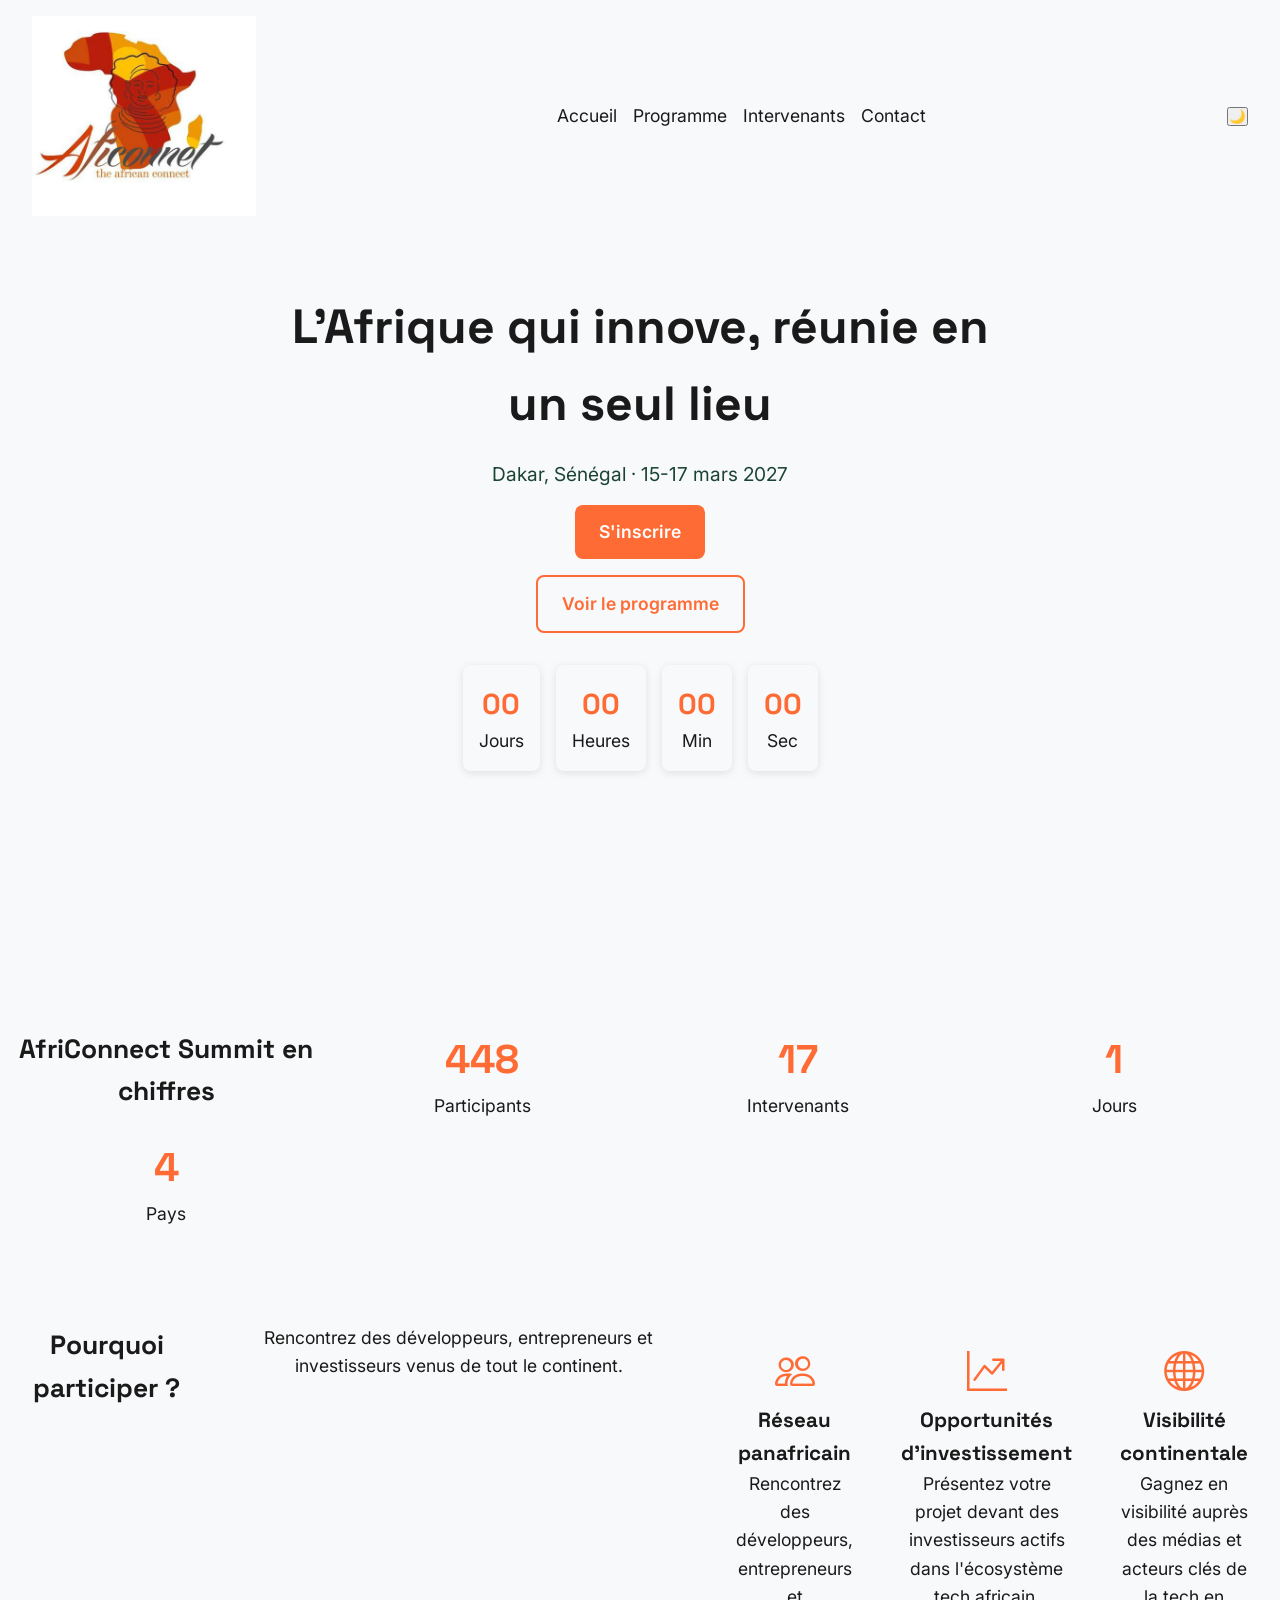
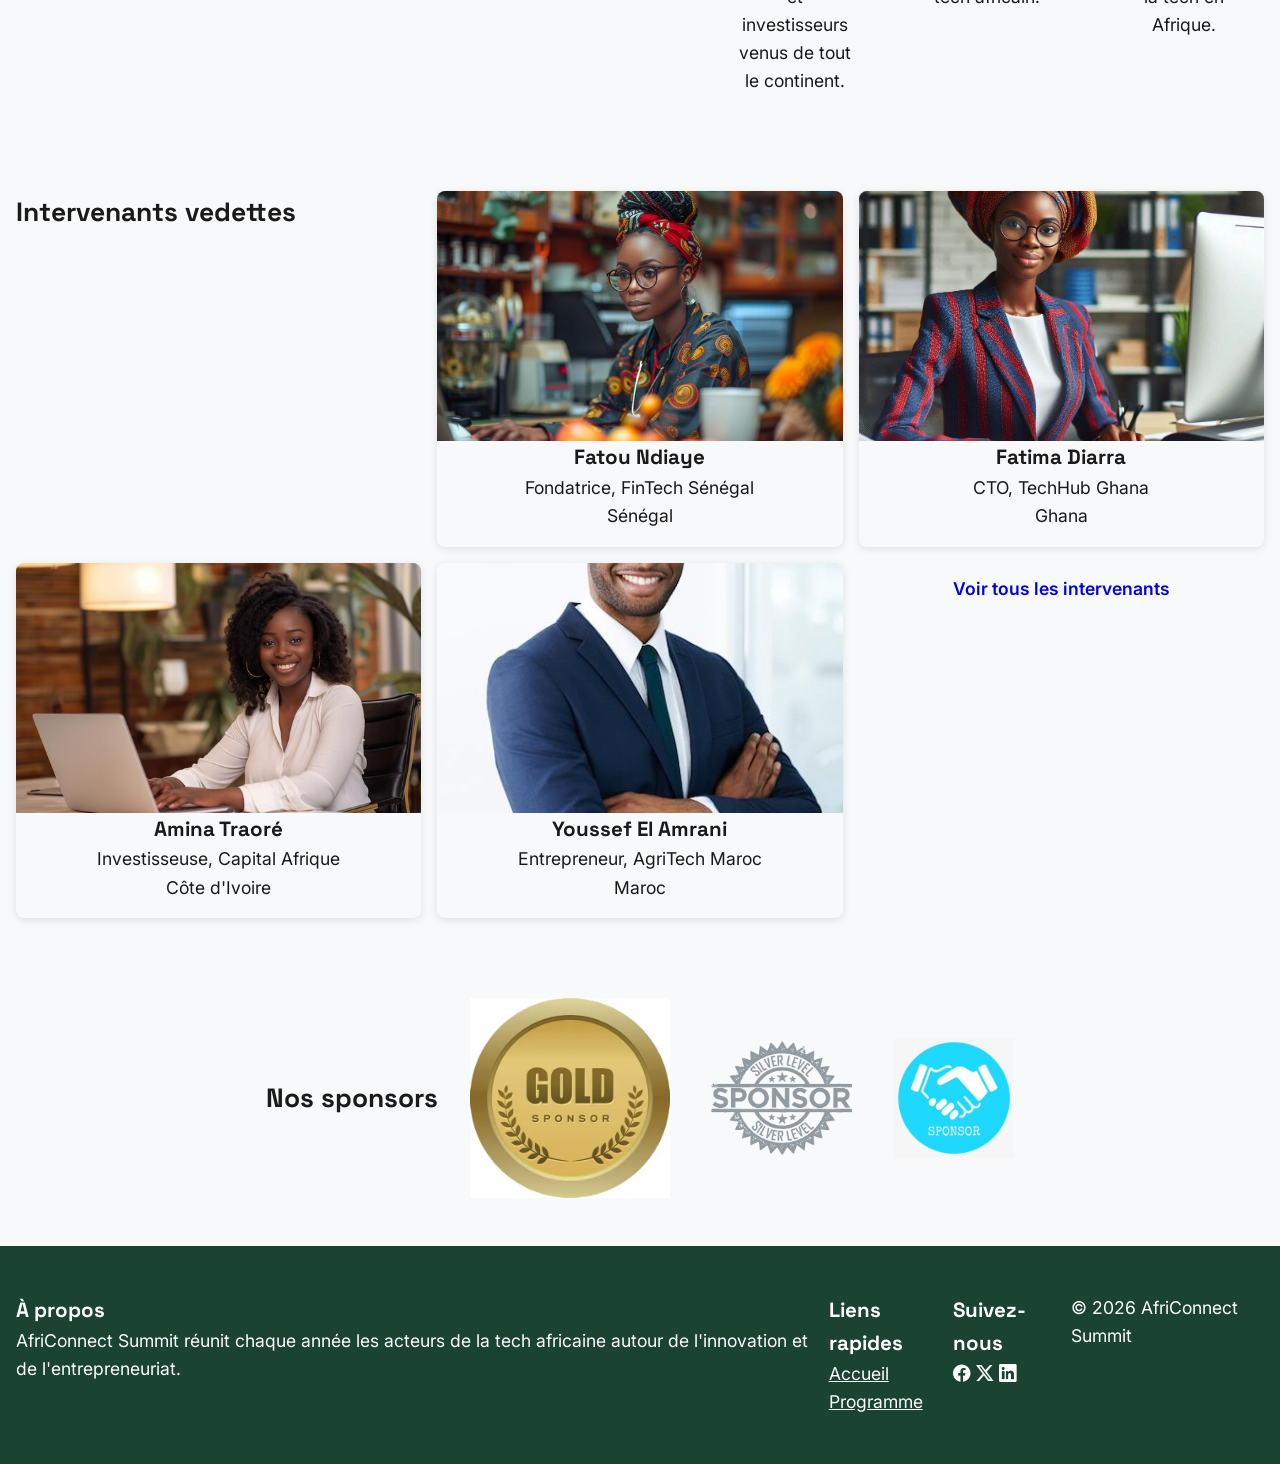
<file: index.html>
<!DOCTYPE html>
<html lang="fr">
<head>
    <meta charset="UTF-8">
    <meta name="viewport" content="width=device-width, initial-scale=1.0">
    <title>AfriConnect Summit 2026 - Accueil</title>
     <link rel="preconnect" href="https://fonts.googleapis.com">
     <link rel="preconnect" href="https://fonts.gstatic.com" crossorigin>
     <link href="https://fonts.googleapis.com/css2?family=Inter:wght@400;600&family=Space+Grotesk:wght@500;700&display=swap" rel="stylesheet">
     <link rel="stylesheet" href="css/style.css">
     <link rel="stylesheet" href="https://cdn.jsdelivr.net/npm/bootstrap-icons@1.11.3/font/bootstrap-icons.css"> 
</head>
<body data-theme="light">
    <header>
        <nav>
           <a href="index.html" class="logo">
           <img src="images/logo.jfif" alt="Logo AfriConnect Summit">
           </a>
         <ul>
              <li><a href="index.html">Accueil</a></li>
              <li><a href="programme.html">Programme</a></li>
              <li><a href="intervenants.html">Intervenants</a></li>
              <li><a href="contact.html">Contact</a></li>
          </ul>   
              <button id="theme-toggle" aria-label="Changer de thème">🌙</button>
              <button id="hamburger-btn" aria-label="Ouvrir le menu">☰</button>
               <!-- logo + liens + toggle dark mode + hamburger -->
     </nav>
    </header>
    <main>
        <section id="hero">
             <!-- h1, sous-titre, CTA, countdown -->
        <h1>L'Afrique qui innove, réunie en un seul lieu</h1>
        <p class="hero-subtitle">Dakar, Sénégal · 15-17 mars 2027</p>
        <a href="contact.html" class="btn btn-primary">S'inscrire</a>
        <a href="programme.html" class="btn btn-secondary">Voir le programme</a>

    <div id="countdown">
        <div class="countdown-item">
            <span id="days">00</span>
            <p>Jours</p>
        </div>
        <div class="countdown-item">
            <span id="hours">00</span>
            <p>Heures</p>
        </div>
        <div class="countdown-item">
            <span id="minutes">00</span>
            <p>Min</p>
        </div>
        <div class="countdown-item">
            <span id="seconds">00</span>
            <p>Sec</p>
        </div>
    </div>
        
        </section>
        <section id="chiffres-cles">
           <h2>AfriConnect Summit en chiffres</h2>
    <div class="stat">
        <span class="stat-number" data-target="1200">0</span>
        <p>Participants</p>
    </div>
    <div class="stat">
        <span class="stat-number" data-target="48">0</span>
        <p>Intervenants</p>
    </div>
    <div class="stat">
        <span class="stat-number" data-target="3">0</span>
        <p>Jours</p>
    </div>
    <div class="stat">
        <span class="stat-number" data-target="12">0</span>
        <p>Pays</p>
    </div>
      </section>
            
        <section id="pourquoi-participer">
               <h2>Pourquoi participer ?</h2>
               <p>Rencontrez des développeurs, entrepreneurs et investisseurs venus de tout le continent.</p>

    <article class="raison-carte">
    <i class="bi bi-people"></i>
    <h3>Réseau panafricain</h3>
    <p>Rencontrez des développeurs, entrepreneurs et investisseurs venus de tout le continent.</p>
</article>

<article class="raison-carte">
    <i class="bi bi-graph-up-arrow"></i>
    <h3>Opportunités d'investissement</h3>
    <p>Présentez votre projet devant des investisseurs actifs dans l'écosystème tech africain.</p>
</article>

<article class="raison-carte">
    <i class="bi bi-globe"></i>
    <h3>Visibilité continentale</h3>
    <p>Gagnez en visibilité auprès des médias et acteurs clés de la tech en Afrique.</p>
</article>
        </section>
         
        <section id="intervenants-vedettes">
            <h2>Intervenants vedettes</h2>

    <article class="intervenant-carte">
    <img src="images/images8.jpg" alt="Photo de Fatou Ndiaye, fondatrice d'une startup fintech">
    <h3>Fatou Ndiaye</h3>
    <p>Fondatrice, FinTech Sénégal</p>
    <p>Sénégal</p>
</article>

<article class="intervenant-carte">
    <img src="images/images10.jpeg" alt="Photo de Fatima Diarra, directeur technique">
    <h3>Fatima Diarra</h3>
    <p>CTO, TechHub Ghana</p>
    <p>Ghana</p>
</article>

<article class="intervenant-carte">
    <img src="images/images12.jpg" alt="Photo de Amina Traoré, investisseuse">
    <h3>Amina Traoré</h3>
    <p>Investisseuse, Capital Afrique</p>
    <p>Côte d'Ivoire</p>
</article>

<article class="intervenant-carte">
    <img src="images/images4.jpg" alt="Photo de Youssef El Amrani, entrepreneur">
    <h3>Youssef El Amrani</h3>
    <p>Entrepreneur, AgriTech Maroc</p>
    <p>Maroc</p>
</article>
   <a href="intervenants.html" class="btn">Voir tous les intervenants</a>

        </section>
        
        <section id="sponsors">
            <!-- 3 niveaux -->
            <h2>Nos sponsors</h2>

    <div class="sponsor-niveau sponsor-or">
        <img src="images/imageslogo.jpg" alt="Logo sponsor Or">
    </div>

    <div class="sponsor-niveau sponsor-argent">
        <img src="images/imageslogo2.jpg" alt="Logo sponsor Argent">
    </div>

    <div class="sponsor-niveau sponsor-bronze">
        <img src="images/imageslogo3.png" alt="Logo sponsor Bronze">
    </div>
        </section>
          
    </main>
    <footer>
         <!-- 3 colonnes + réseaux sociaux + copyright -->
          <div class="footer-col">
        <h3>À propos</h3>
        <p>AfriConnect Summit réunit chaque année les acteurs de la tech africaine autour de l'innovation et de l'entrepreneuriat.</p>
    </div>

    <div class="footer-col">
        <h3>Liens rapides</h3>
        <ul>
            <li><a href="index.html">Accueil</a></li>
            <li><a href="programme.html">Programme</a></li>
        </ul>
    </div>

    <div class="footer-col">
        <h3>Suivez-nous</h3>
        <a href="#" aria-label="Facebook"><i class="bi bi-facebook"></i></a>
        <a href="#" aria-label="Twitter"><i class="bi bi-twitter-x"></i></a>
        <a href="#" aria-label="LinkedIn"><i class="bi bi-linkedin"></i></a>
    </div>

    <p>&copy; <span id="year"></span> AfriConnect Summit</p>

    <button id="back-to-top" aria-label="Retour en haut">↑</button>
    </footer>
    <script src="js/main.js"></script>
    
</body>
</html>
</file>
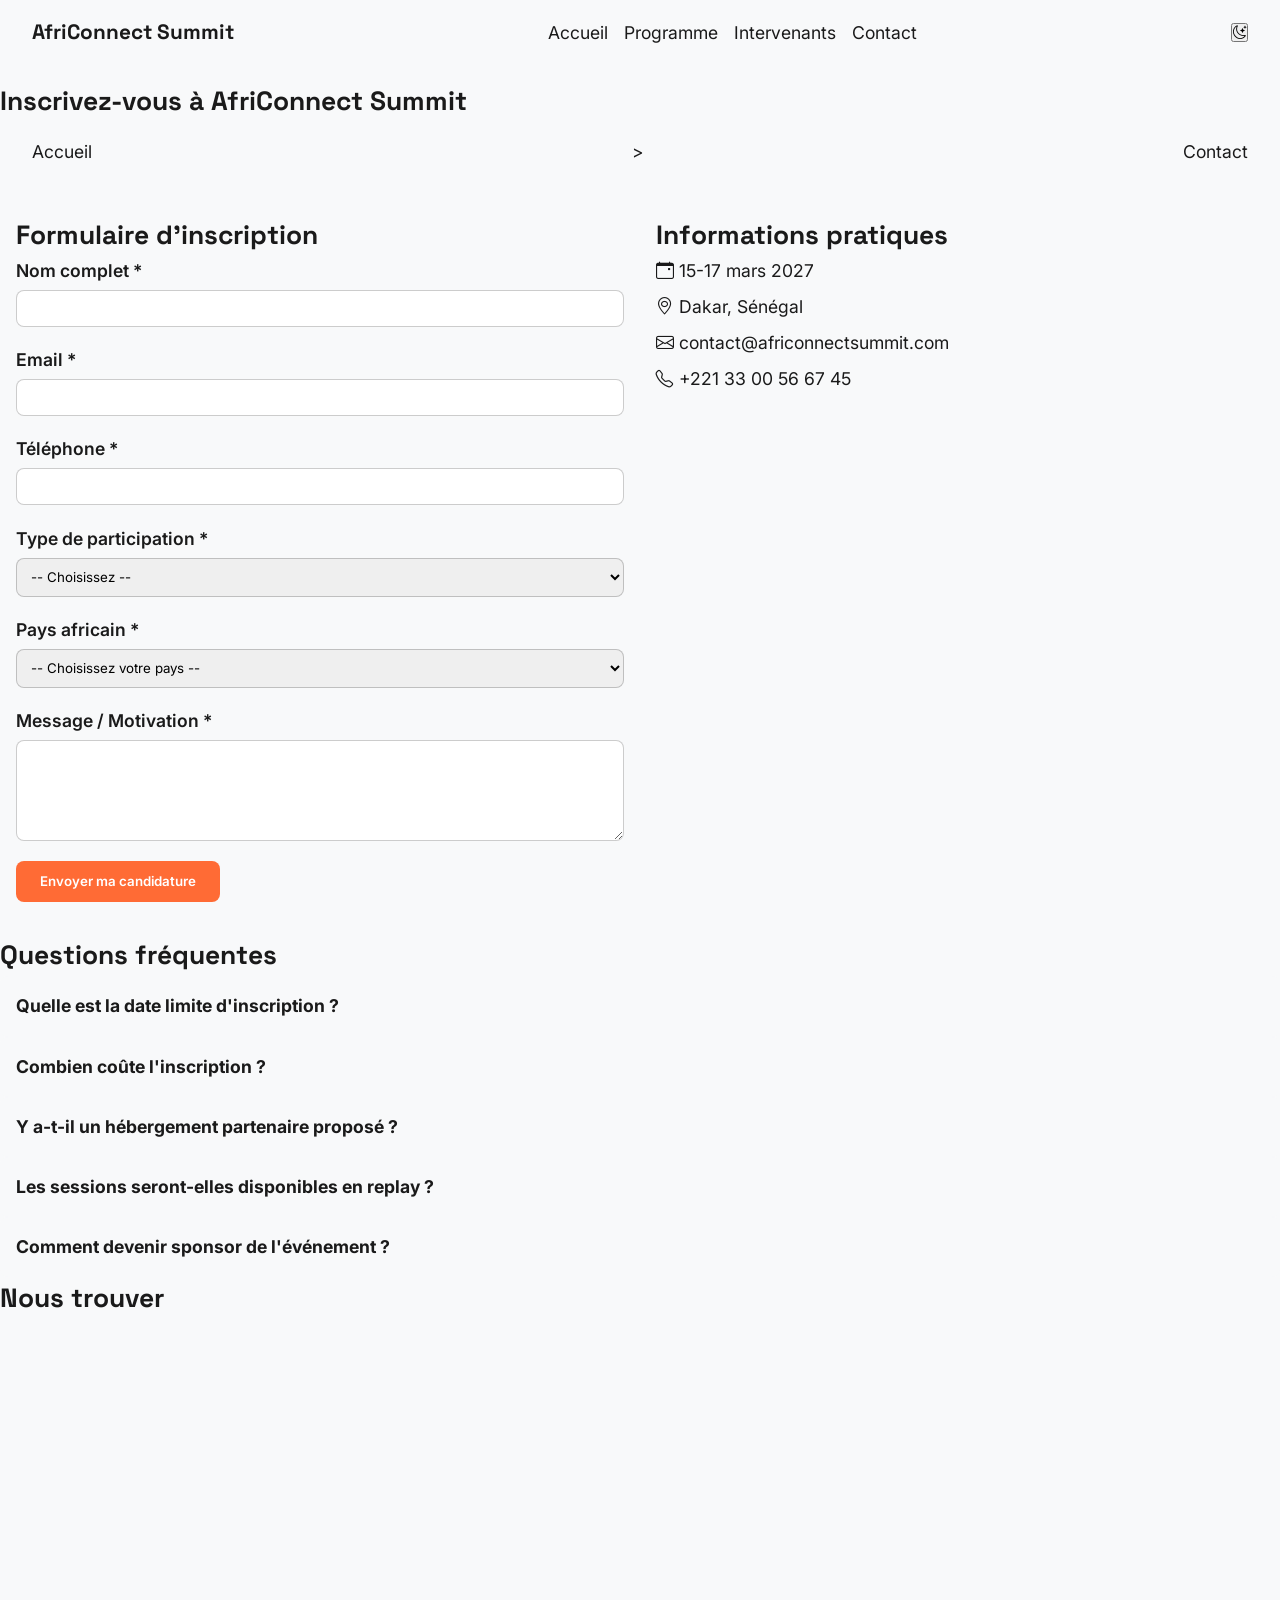
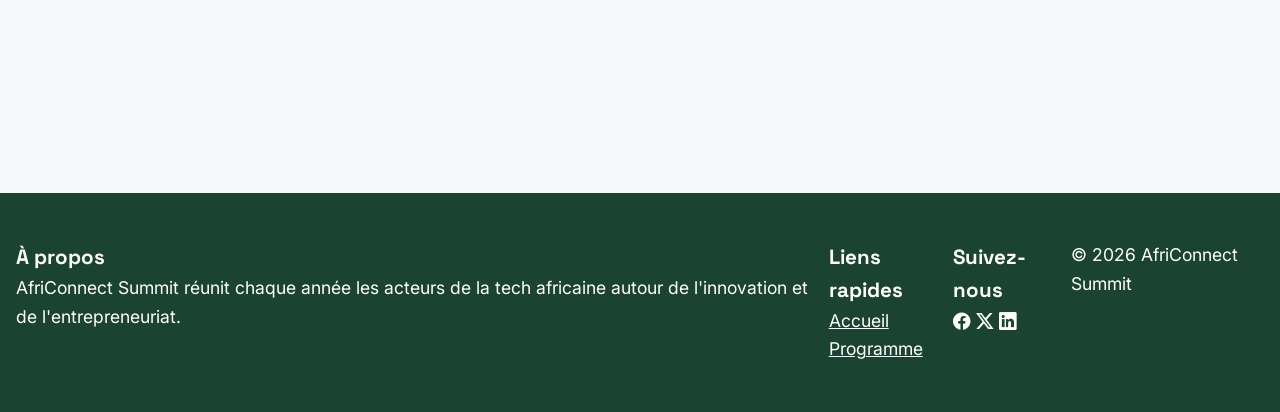
<file: contact.html>
<!DOCTYPE html>
<html lang="fr">
<head>
    <meta charset="UTF-8">
    <meta name="viewport" content="width=device-width, initial-scale=1.0">
    <title>AfriConnect Summit 2026 - Contact</title>
    <link rel="preconnect" href="https://fonts.googleapis.com">
    <link rel="preconnect" href="https://fonts.gstatic.com" crossorigin>
    <link href="https://fonts.googleapis.com/css2?family=Inter:wght@400;600&family=Space+Grotesk:wght@500;700&display=swap" rel="stylesheet">
    <link rel="stylesheet" href="css/style.css">
    <link rel="stylesheet" href="https://cdn.jsdelivr.net/npm/bootstrap-icons@1.11.3/font/bootstrap-icons.css">
</head>
<body data-theme="light">
    <header>
        <nav>
                <!-- logo + liens + toggle dark mode + hamburger -->
                 <a href="index.html" class="logo">AfriConnect Summit</a>
            <ul>
                <li><a href="index.html">Accueil</a></li>
                <li><a href="programme.html">Programme</a></li>
                <li><a href="intervenants.html">Intervenants</a></li>
                <li><a href="contact.html">Contact</a></li>
            </ul>
            <button id="theme-toggle" aria-label="Changer de thème">
                <i class="bi bi-moon-stars"></i>
            </button>
            <button id="hamburger-btn" aria-label="Ouvrir le menu">
                <i class="bi bi-list"></i>
            </button>
        </nav>
    </header>
    <main>
        <section id="hero-interne">
    <!-- h1, fil d'Ariane Accueil > Contact -->
    <h1>Inscrivez-vous à AfriConnect Summit</h1>
    <nav aria-label="Fil d'Ariane">
        <a href="index.html">Accueil</a> > <span>Contact</span>
    </nav>
</section>

<section id="formulaire-inscription">
    <div class="formulaire-colonne">
        <h2>Formulaire d'inscription</h2>
        <form id="form-inscription">

            <div class="form-group">
                <label for="nom">Nom complet *</label>
                <input type="text" id="nom" name="nom" required>
                <span class="error-message"></span>
            </div>

         <div class="form-group">
         <label for="email">Email *</label>
         <input type="email" id="email" name="email" required>
         <span class="error-message"></span>
        </div>                                    <!-- ⬅️ à ajouter -->

<div class="form-group">
    <label for="telephone">Téléphone *</label>
    <input type="tel" id="telephone" name="telephone" required>
    <span class="error-message"></span>
</div>
<div class="form-group">
    <label for="participation">Type de participation *</label>
    <select id="participation" name="participation" required>
        <option value="">-- Choisissez --</option>
        <option value="participant">Participant</option>
        <option value="intervenant">Intervenant</option>
        <option value="sponsor">Sponsor</option>
        <option value="presse">Presse</option>
    </select>
    <span class="error-message"></span>
</div>

<div class="form-group">
    <label for="pays">Pays africain *</label>
    <select id="pays" name="pays" required>
        <option value="">-- Choisissez votre pays --</option>
        <option value="senegal">Sénégal</option>
        <option value="cote-ivoire">Côte d'Ivoire</option>
        <option value="ghana">Ghana</option>
        <option value="nigeria">Nigeria</option>
        <option value="kenya">Kenya</option>
        <option value="maroc">Maroc</option>
        <option value="tunisie">Tunisie</option>
        <option value="cameroun">Cameroun</option>
        <option value="ethiopie">Éthiopie</option>
        <option value="afrique-du-sud">Afrique du Sud</option>
        <option value="rwanda">Rwanda</option>
        <option value="mali">Mali</option>
    </select>
    <span class="error-message"></span>
</div>

<div class="form-group">
    <label for="message">Message / Motivation *</label>
    <textarea id="message" name="message" rows="5" required></textarea>
    <span class="error-message"></span>
</div>

<button type="submit" class="btn btn-primary">Envoyer ma candidature</button>
     

        </form>

    </div>

   <div class="infos-colonne">
    <h2>Informations pratiques</h2>
    <p><i class="bi bi-calendar-event"></i> 15-17 mars 2027</p>
    <p><i class="bi bi-geo-alt"></i> Dakar, Sénégal</p>
    <p><i class="bi bi-envelope"></i> contact@africonnectsummit.com</p>
    <p><i class="bi bi-telephone"></i> +221 33 00 56 67 45</p>
</div>
</section>

<section id="faq">
    <h2>Questions fréquentes</h2>

    <div class="faq-item">
        <input type="checkbox" id="faq1" class="faq-toggle">
        <label for="faq1" class="faq-question">
            Quelle est la date limite d'inscription ?
        </label>
        <div class="faq-reponse">
            <p>Les inscriptions sont ouvertes jusqu'au 1er mars 2027, dans la limite des places disponibles.</p>
        </div>
    </div>

    <div class="faq-item">
        <input type="checkbox" id="faq2" class="faq-toggle">
        <label for="faq2" class="faq-question">
            Combien coûte l'inscription ?
        </label>
        <div class="faq-reponse">
            <p>Le tarif standard est de 50 000 FCFA, avec des réductions pour les étudiants sur présentation d'une carte valide.</p>
        </div>
    </div>

    <div class="faq-item">
        <input type="checkbox" id="faq3" class="faq-toggle">
        <label for="faq3" class="faq-question">
            Y a-t-il un hébergement partenaire proposé ?
        </label>
        <div class="faq-reponse">
            <p>Oui, plusieurs hôtels partenaires proposent des tarifs préférentiels aux participants inscrits.</p>
        </div>
    </div>

    <div class="faq-item">
        <input type="checkbox" id="faq4" class="faq-toggle">
        <label for="faq4" class="faq-question">
            Les sessions seront-elles disponibles en replay ?
        </label>
        <div class="faq-reponse">
            <p>Oui, toutes les sessions seront enregistrées et accessibles en replay pendant 30 jours après l'événement.</p>
        </div>
    </div>

    <div class="faq-item">
        <input type="checkbox" id="faq5" class="faq-toggle">
        <label for="faq5" class="faq-question">
            Comment devenir sponsor de l'événement ?
        </label>
        <div class="faq-reponse">
            <p>Contactez notre équipe partenariats à sponsors@africonnectsummit.com pour découvrir nos différentes formules.</p>
        </div>
    </div>

</section>

<section id="carte-maps">
    <h2>Nous trouver</h2>
    <iframe 
        src="https://www.google.com/maps/embed?pb=!1m18!1m12!1m3!1d15462.98!2d-17.4677!3d14.7167!2m3!1f0!2f0!3f0!3m2!1i1024!2i768!4f13.1!3m3!1m2!1s0x0%3A0x0!2zMTTCsDQzJzAwLjEiTiAxN8KwMjgnMDMuOSJX!5e0!3m2!1sfr!2ssn!4v1000000000000" 
        width="600" 
        height="450" 
        style="border:0;" 
        allowfullscreen="" 
        loading="lazy" 
        title="Localisation AfriConnect Summit">
    </iframe>
</section>

  
    </main>
    <footer>
    <div class="footer-col">
        <h3>À propos</h3>
        <p>AfriConnect Summit réunit chaque année les acteurs de la tech africaine autour de l'innovation et de l'entrepreneuriat.</p>
    </div>

    <div class="footer-col">
        <h3>Liens rapides</h3>
        <ul>
            <li><a href="index.html">Accueil</a></li>
            <li><a href="programme.html">Programme</a></li>
        </ul>
    </div>

    <div class="footer-col">
        <h3>Suivez-nous</h3>
        <a href="#" aria-label="Facebook"><i class="bi bi-facebook"></i></a>
        <a href="#" aria-label="Twitter"><i class="bi bi-twitter-x"></i></a>
        <a href="#" aria-label="LinkedIn"><i class="bi bi-linkedin"></i></a>
    </div>

    <p>&copy; <span id="year"></span> AfriConnect Summit</p>

    <button id="back-to-top" aria-label="Retour en haut">↑</button>
</footer>
    <script src="js/main.js"></script>
    
</body>
</html>
</file>
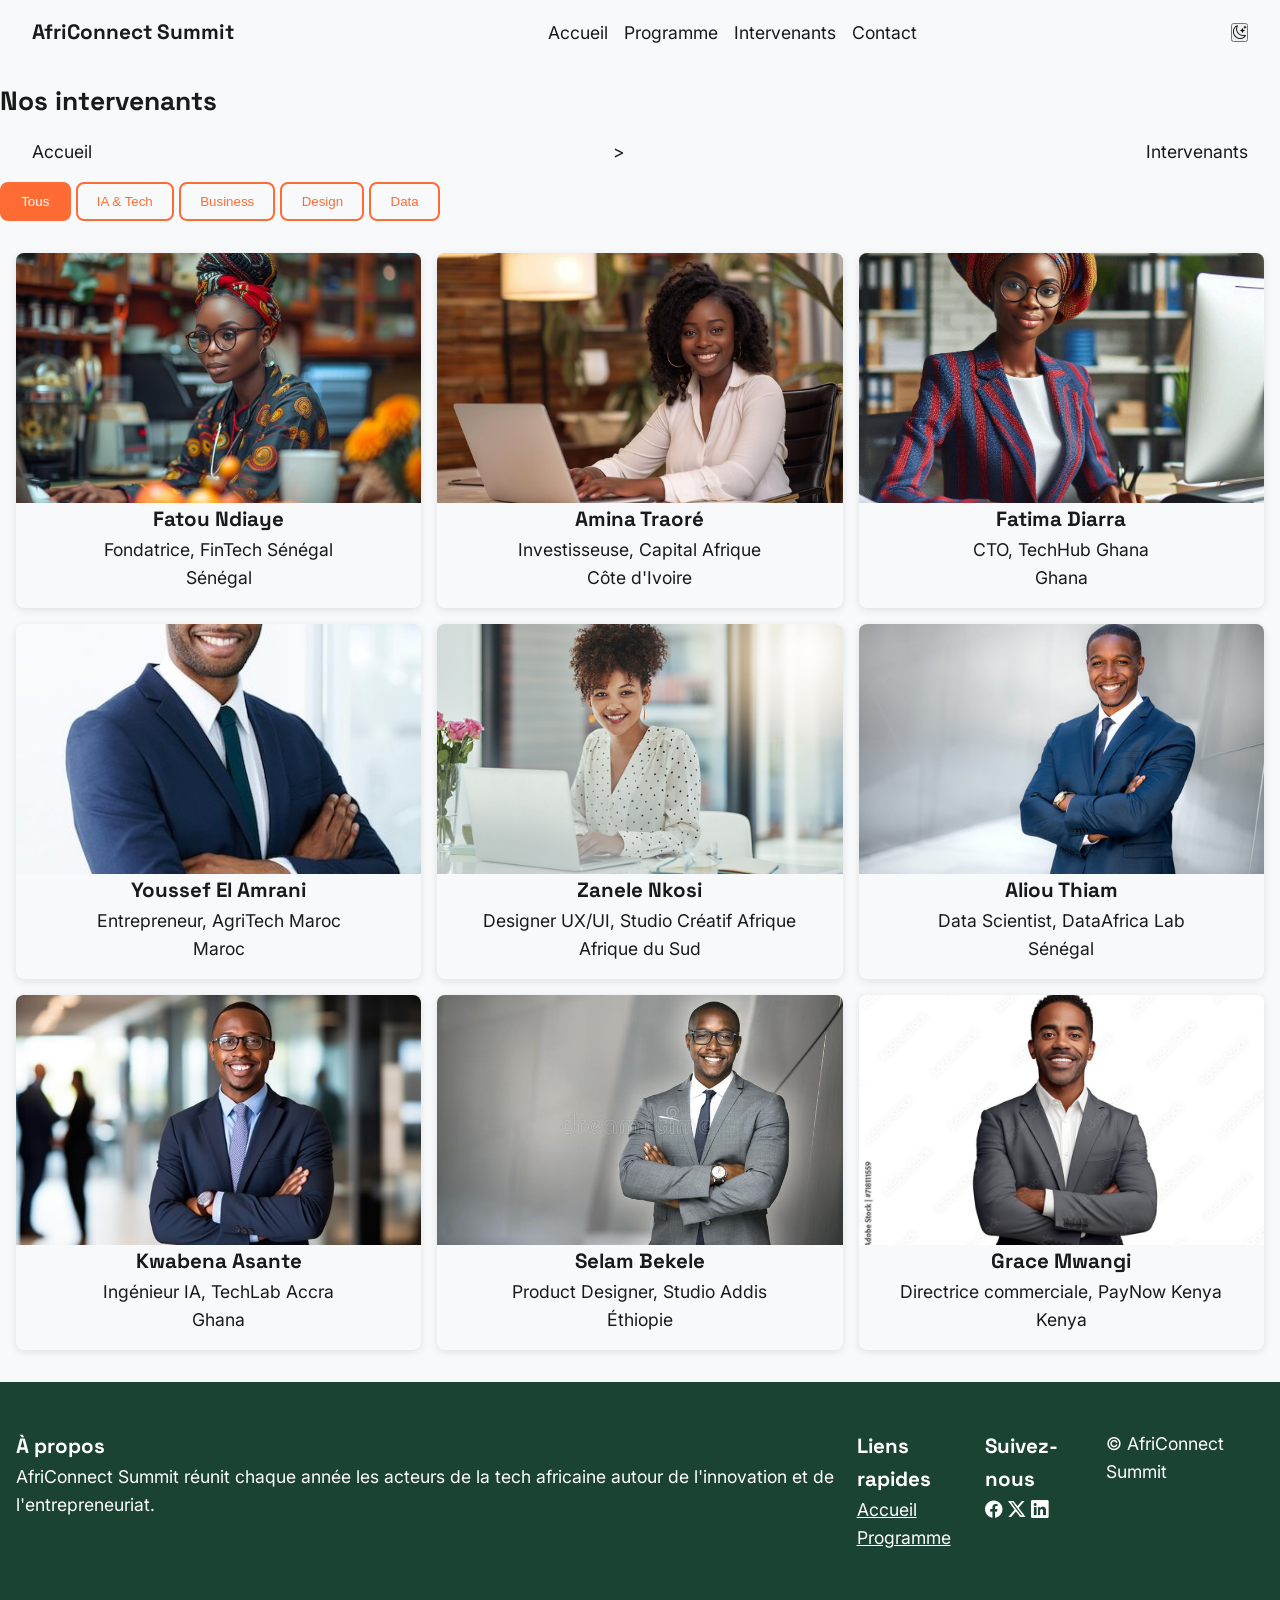
<file: intervenants.html>
<!DOCTYPE html>
<html lang="fr">
<head>
    <meta charset="UTF-8">
    <meta name="viewport" content="width=device-width, initial-scale=1.0">
    <title>AfriConnect Summit 2026 - Intervenants</title>
    <link rel="preconnect" href="https://fonts.googleapis.com">
    <link rel="preconnect" href="https://fonts.gstatic.com" crossorigin>
    <link href="https://fonts.googleapis.com/css2?family=Inter:wght@400;600&family=Space+Grotesk:wght@500;700&display=swap" rel="stylesheet">
    <link rel="stylesheet" href="css/style.css">
    <link rel="stylesheet" href="https://cdn.jsdelivr.net/npm/bootstrap-icons@1.11.3/font/bootstrap-icons.css">
</head>
<body data-theme="light">
    <header>
        <nav>
            <a href="index.html" class="logo">AfriConnect Summit</a>
            <ul>
                <li><a href="index.html">Accueil</a></li>
                <li><a href="programme.html">Programme</a></li>
                <li><a href="intervenants.html">Intervenants</a></li>
                <li><a href="contact.html">Contact</a></li>
            </ul>
            <button id="theme-toggle" aria-label="Changer de thème">
                <i class="bi bi-moon-stars"></i>
            </button>
            <button id="hamburger-btn" aria-label="Ouvrir le menu">
                <i class="bi bi-list"></i>
            </button>
        </nav>
    </header>
    <main>
        <section id="hero-interne">
            <h1>Nos intervenants</h1>
            <nav aria-label="Fil d'Ariane">
                <a href="index.html">Accueil</a> > <span>Intervenants</span>
            </nav>
        </section>

        <section id="filtrage-dynamique">
              <button class="filtre-btn active" data-filtre="tous">Tous</button>
              <button class="filtre-btn" data-filtre="ia-tech">IA & Tech</button>
              <button class="filtre-btn" data-filtre="business">Business</button>
              <button class="filtre-btn" data-filtre="design">Design</button>
              <button class="filtre-btn" data-filtre="data">Data</button>
        </section>
        <section id="grille-intervenants">
        <article class="intervenant-carte" data-categorie="business">
              <img src="images/images8.jpg" alt="Photo de Fatou Ndiaye, fondatrice d'une startup fintech">
              <h3>Fatou Ndiaye</h3>
              <p>Fondatrice, FinTech Sénégal</p>
              <p>Sénégal</p>
        </article>
        <article class="intervenant-carte" data-categorie="business">
              <img src="images/images12.jpg" alt="Photo de Amina Traoré, investisseuse">
              <h3>Amina Traoré</h3>
              <p>Investisseuse, Capital Afrique</p>
              <p>Côte d'Ivoire</p>
       </article>
       <article class="intervenant-carte" data-categorie="ia-tech">
             <img src="images/images10.jpeg" alt="Photo de Fatima Diarra, directrice technique">
             <h3>Fatima Diarra</h3>
             <p>CTO, TechHub Ghana</p>
             <p>Ghana</p>
      </article>
     <article class="intervenant-carte" data-categorie="business">
             <img src="images/images4.jpg" alt="Photo de Youssef El Amrani, entrepreneur">
             <h3>Youssef El Amrani</h3>
             <p>Entrepreneur, AgriTech Maroc</p>
              <p>Maroc</p>
      </article>
      <article class="intervenant-carte" data-categorie="design">
    <img src="images/images13.jpg" alt="Photo de Zanele Nkosi, designer UX">
    <h3>Zanele Nkosi</h3>
    <p>Designer UX/UI, Studio Créatif Afrique</p>
    <p>Afrique du Sud</p>
    </article>
   <article class="intervenant-carte" data-categorie="data">
    <img src="images/images3.jpg" alt="Photo de Aliou Thiam, data scientist">
    <h3>Aliou Thiam</h3>
    <p>Data Scientist, DataAfrica Lab</p>
    <p>Sénégal</p>
   </article>

   <article class="intervenant-carte" data-categorie="ia-tech">
    <img src="images/images5.jpg" alt="Photo de Kwabena Asante, ingénieur IA">
    <h3>Kwabena Asante</h3>
    <p>Ingénieur IA, TechLab Accra</p>
    <p>Ghana</p>
   </article>

   <article class="intervenant-carte" data-categorie="design">
    <img src="images/images6.jpg" alt="Photo de Selam Bekele, product designer">
    <h3>Selam Bekele</h3>
    <p>Product Designer, Studio Addis</p>
    <p>Éthiopie</p>
   </article>

   <article class="intervenant-carte" data-categorie="business">
    <img src="images/images7.jpg" alt="Photo de Grace Mwangi, directrice commerciale">
    <h3>Grace Mwangi</h3>
    <p>Directrice commerciale, PayNow Kenya</p>
    <p>Kenya</p>
   </article>

    </section>

    </main>
     <footer>
         <!-- 3 colonnes + réseaux sociaux + copyright -->
    
    <div class="footer-col">
        <h3>À propos</h3>
        <p>AfriConnect Summit réunit chaque année les acteurs de la tech africaine autour de l'innovation et de l'entrepreneuriat.</p>
    </div>

    <div class="footer-col">
        <h3>Liens rapides</h3>
        <ul>
            <li><a href="index.html">Accueil</a></li>
            <li><a href="programme.html">Programme</a></li>
        </ul>
    </div>

    <div class="footer-col">
        <h3>Suivez-nous</h3>
        <a href="#" aria-label="Facebook"><i class="bi bi-facebook"></i></a>
        <a href="#" aria-label="Twitter"><i class="bi bi-twitter-x"></i></a>
        <a href="#" aria-label="LinkedIn"><i class="bi bi-linkedin"></i></a>
    </div>

    <p>&copy; <span id="year"></span> AfriConnect Summit</p>

    <button id="back-to-top" aria-label="Retour en haut">↑</button>
</footer>
</body>
</html>
</file>
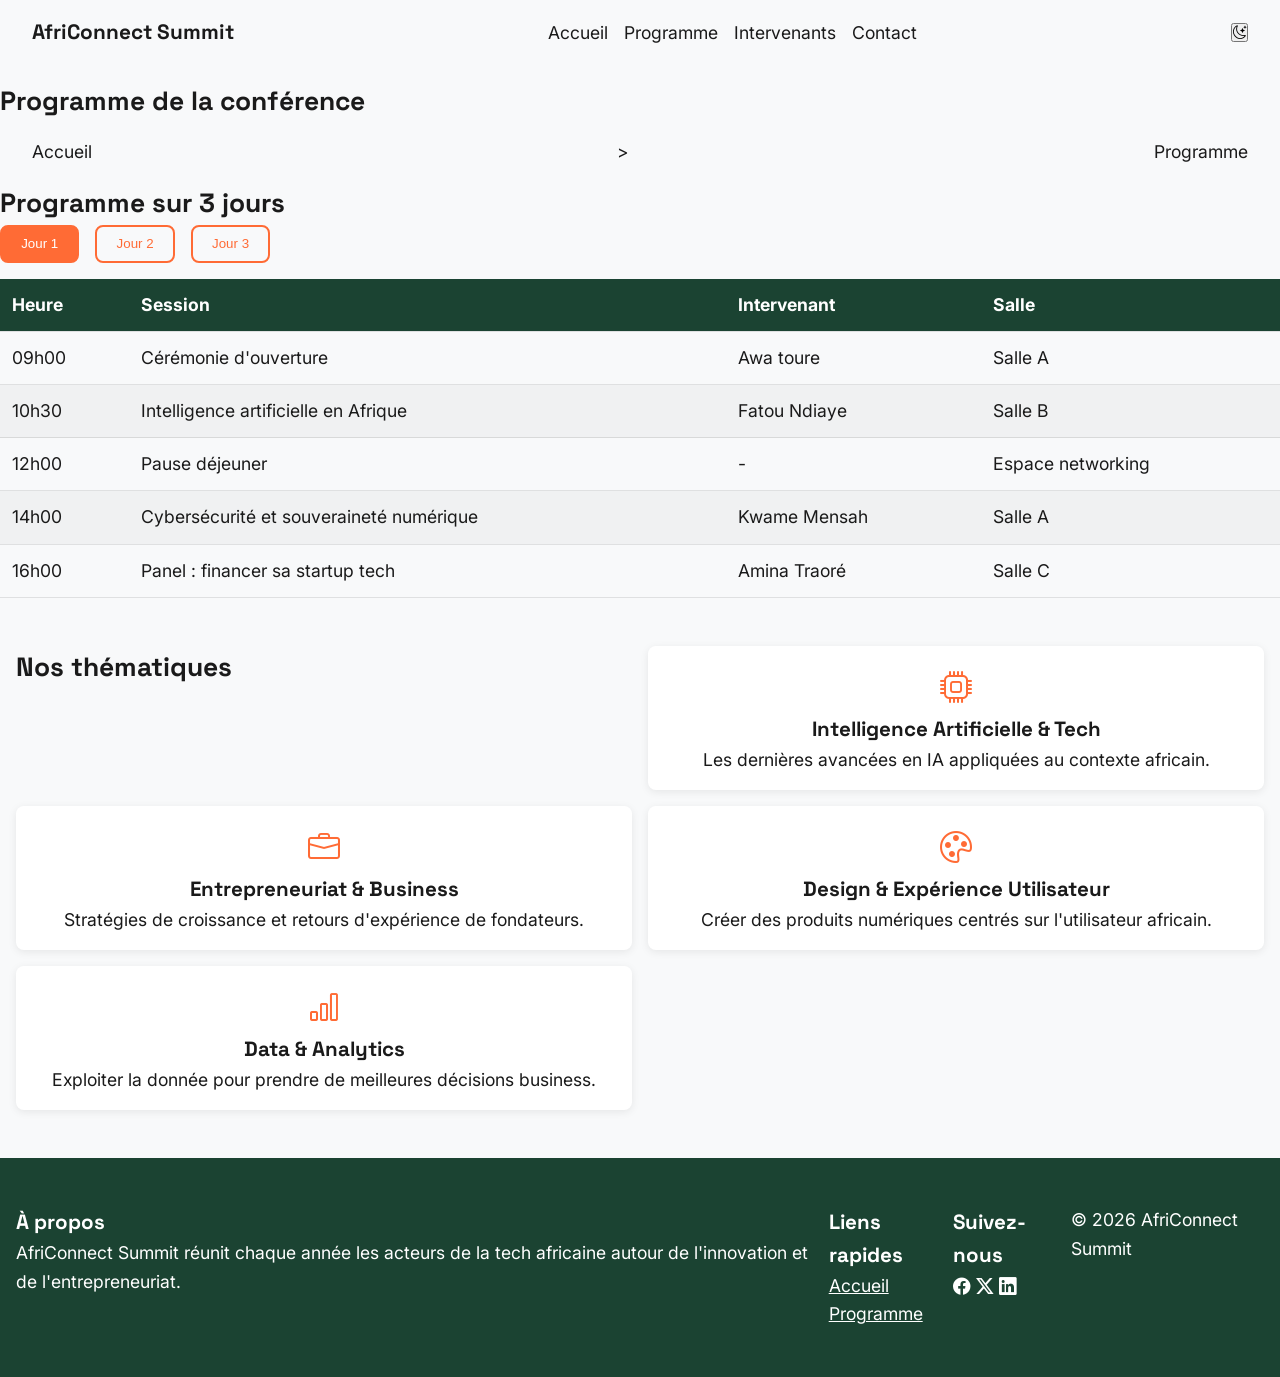
<file: programme.html>
<!DOCTYPE html>
<html lang="fr">
<head>
    <meta charset="UTF-8">
    <meta name="viewport" content="width=device-width, initial-scale=1.0">
    <title>AfriConnect Summit 2026 - Programme</title>
    <link rel="preconnect" href="https://fonts.googleapis.com">
    <link rel="preconnect" href="https://fonts.gstatic.com" crossorigin>
    <link href="https://fonts.googleapis.com/css2?family=Inter:wght@400;600&family=Space+Grotesk:wght@500;700&display=swap" rel="stylesheet">
    <link rel="stylesheet" href="css/style.css">
    <link rel="stylesheet" href="https://cdn.jsdelivr.net/npm/bootstrap-icons@1.11.3/font/bootstrap-icons.css">
</head>
<body data-theme="light">
    <header>
    <nav>
        <a href="index.html" class="logo">AfriConnect Summit</a>
        <ul>
            <li><a href="index.html">Accueil</a></li>
            <li><a href="programme.html">Programme</a></li>
            <li><a href="intervenants.html">Intervenants</a></li>
            <li><a href="contact.html">Contact</a></li>
        </ul>
        <button id="theme-toggle" aria-label="Changer de thème">
            <i class="bi bi-moon-stars"></i>
        </button>
        <button id="hamburger-btn" aria-label="Ouvrir le menu">
            <i class="bi bi-list"></i>
        </button>
    </nav>
</header>
<main>
    <section id="hero-interne">
    <h1>Programme de la conférence</h1>
    <nav aria-label="Fil d'Ariane">
        <a href="index.html">Accueil</a> > <span>Programme</span>
    </nav>
</section>

     
        <section id="onglets-programme">
            <!-- 3 boutons onglets Jour 1/2/3 + tableaux Heure/Session/Intervenant/Salle -->
    <h2>Programme sur 3 jours</h2>

    <div class="onglets-boutons">
        <button class="onglet-btn active" data-jour="jour1">Jour 1</button>
        <button class="onglet-btn" data-jour="jour2">Jour 2</button>
        <button class="onglet-btn" data-jour="jour3">Jour 3</button>
    </div>

    <div class="onglet-contenu" id="jour1">
        <table>
            <thead>
                <tr>
                    <th>Heure</th>
                    <th>Session</th>
                    <th>Intervenant</th>
                    <th>Salle</th>
                </tr>
            </thead>
            <tbody>
                    <tr>
                        <td>09h00</td>
                        <td>Cérémonie d'ouverture</td>
                        <td>Awa toure</td>
                        <td>Salle A</td>
                </tr>
                <tr>
                         <td>10h30</td>
                         <td>Intelligence artificielle en Afrique</td>
                         <td>Fatou Ndiaye</td>
                         <td>Salle B</td>
                </tr>
    <tr>
        <td>12h00</td>
        <td>Pause déjeuner</td>
        <td>-</td>
        <td>Espace networking</td>
    </tr>
    <tr>
        <td>14h00</td>
        <td>Cybersécurité et souveraineté numérique</td>
        <td>Kwame Mensah</td>
        <td>Salle A</td>
    </tr>
    <tr>
        <td>16h00</td>
        <td>Panel : financer sa startup tech</td>
        <td>Amina Traoré</td>
        <td>Salle C</td>
    </tr>
      <!-- minimum 5 lignes <tr> -->
</tbody>
        </table>
    </div>

    <div class="onglet-contenu cache" id="jour2">
    <table>
        <thead>
            <tr>
                <th>Heure</th>
                <th>Session</th>
                <th>Intervenant</th>
                <th>Salle</th>
            </tr>
        </thead>
        <tbody>
            <tr>
                <td>09h00</td>
                <td>Blockchain et paiements mobiles</td>
                <td>Youssef El Amrani</td>
                <td>Salle A</td>
            </tr>
            <tr>
                <td>10h30</td>
                <td>Croissance des startups agritech</td>
                <td>Fatima Diarra</td>
                <td>Salle B</td>
            </tr>
            <tr>
                <td>12h00</td>
                <td>Pause déjeuner</td>
                <td>-</td>
                <td>Espace networking</td>
            </tr>
            <tr>
                <td>14h00</td>
                <td>Design centré utilisateur en Afrique</td>
                <td>Awa Touré</td>
                <td>Salle C</td>
            </tr>
            <tr>
                <td>16h00</td>
                <td>Table ronde : investisseurs et fondateurs</td>
                <td>Amina Traoré</td>
                <td>Salle A</td>
            </tr>
        </tbody>
    </table>
</div>
  <div class="onglet-contenu cache" id="jour3">
    <table>
        <thead>
            <tr>
                <th>Heure</th>
                <th>Session</th>
                <th>Intervenant</th>
                <th>Salle</th>
            </tr>
        </thead>
        <tbody>
            <tr>
                <td>09h00</td>
                <td>L'avenir du e-commerce en Afrique</td>
                <td>Kwame Mensah</td>
                <td>Salle A</td>
            </tr>
            <tr>
                <td>10h30</td>
                <td>Sécuriser ses données personnelles</td>
                <td>Fatou Ndiaye</td>
                <td>Salle B</td>
            </tr>
            <tr>
                <td>12h00</td>
                <td>Pause déjeuner</td>
                <td>-</td>
                <td>Espace networking</td>
            </tr>
            <tr>
                <td>14h00</td>
                <td>Pitch startups : 10 projets à suivre</td>
                <td>Amina Traoré</td>
                <td>Salle C</td>
            </tr>
            <tr>
                <td>16h00</td>
                <td>Cérémonie de clôture</td>
                <td>Awa toure</td>
                <td>Salle A</td>
            </tr>
        </tbody>
    </table>
</div>
</section>
        
    <section id="thematiques">
    <h2>Nos thématiques</h2>

    <article class="thematique-carte">
        <i class="bi bi-cpu"></i>
        <h3>Intelligence Artificielle & Tech</h3>
        <p>Les dernières avancées en IA appliquées au contexte africain.</p>
    </article>

    <article class="thematique-carte">
        <i class="bi bi-briefcase"></i>
        <h3>Entrepreneuriat & Business</h3>
        <p>Stratégies de croissance et retours d'expérience de fondateurs.</p>
    </article>

    <article class="thematique-carte">
        <i class="bi bi-palette"></i>
        <h3>Design & Expérience Utilisateur</h3>
        <p>Créer des produits numériques centrés sur l'utilisateur africain.</p>
    </article>

    <article class="thematique-carte">
        <i class="bi bi-bar-chart"></i>
        <h3>Data & Analytics</h3>
        <p>Exploiter la donnée pour prendre de meilleures décisions business.</p>
    </article>
    <!-- grille 2x2 : 4 thématiques (icône, titre, description) -->
</section>
        
    
    </main>
    <footer>
         <!-- 3 colonnes + réseaux sociaux + copyright -->
    
    <div class="footer-col">
        <h3>À propos</h3>
        <p>AfriConnect Summit réunit chaque année les acteurs de la tech africaine autour de l'innovation et de l'entrepreneuriat.</p>
    </div>

    <div class="footer-col">
        <h3>Liens rapides</h3>
        <ul>
            <li><a href="index.html">Accueil</a></li>
            <li><a href="programme.html">Programme</a></li>
        </ul>
    </div>

    <div class="footer-col">
        <h3>Suivez-nous</h3>
        <a href="#" aria-label="Facebook"><i class="bi bi-facebook"></i></a>
        <a href="#" aria-label="Twitter"><i class="bi bi-twitter-x"></i></a>
        <a href="#" aria-label="LinkedIn"><i class="bi bi-linkedin"></i></a>
    </div>

    <p>&copy; <span id="year"></span> AfriConnect Summit</p>

    <button id="back-to-top" aria-label="Retour en haut">↑</button>
</footer>

    <script src="js/main.js"></script>
    
</body>
</html>
</file>
<file: css/style.css>
:root {
    --couleur-principale: #FF6B35;
    --couleur-secondaire: #1B4332;
    --couleur-fond: #F8F9FA;
    --couleur-texte: #1A1A1A;

    --police-titre:'Space Grotesk' , sans-serif;
    --police-texte: 'Inter', sans-serif;
    --espacement: 1rem;
    --radius: 8px;
}

* {
    margin: 0;
    padding: 0;
    box-sizing: border-box;
}

body {
    font-family: var(--police-texte);
    color: var(--couleur-texte);
    background-color: var(--couleur-fond);
    line-height: 1.6;
}

h1, h2, h3 {
    font-family: var(--police-titre);
}

[data-theme="dark"] {
    --couleur-fond: #1A1A1A;
    --couleur-texte: #F8F9FA;
}
/* Tablette : à partir de 768px */
@media (min-width: 768px) {
    body {
        font-size: 1.05rem;
    }
}

/* Desktop : à partir de 1200px */
@media (min-width: 1200px) {
    body {
        font-size: 1.1rem;
    }
}
/* Animation fade-in */
@keyframes fadeIn {
    from {
        opacity: 0;
    }
    to {
        opacity: 1;
    }
}

/* Animation slide-in (glisse depuis le bas) */
@keyframes slideIn {
    from {
        opacity: 0;
        transform: translateY(30px);
    }
    to {
        opacity: 1;
        transform: translateY(0);
    }
}

/* Animation zoom-in */
@keyframes zoomIn {
    from {
        opacity: 0;
        transform: scale(0.9);
    }
    to {
        opacity: 1;
        transform: scale(1);
    }
}

/* Classes à ajouter/retirer en JavaScript */
.fade-in {
    animation: fadeIn 0.8s ease forwards;
}

.slide-in {
    animation: slideIn 0.8s ease forwards;
}

.zoom-in {
    animation: zoomIn 0.8s ease forwards;
}
/* Transitions sur tous les éléments interactifs */
a, button, .btn, article {
    transition: all 0.3s ease;
}

/* Navbar */
header {
    position: fixed;
    top: 0;
    left: 0;
    width: 100%;
    background-color: var(--couleur-fond);
    z-index: 1000;
}

nav {
    display: flex;
    align-items: center;
    justify-content: space-between;
    padding: var(--espacement) calc(var(--espacement) * 2);
}

nav ul {
    display: flex;
    gap: var(--espacement);
    list-style: none;
}

nav a {
    text-decoration: none;
    color: var(--couleur-texte);
}

.logo {
    font-family: var(--police-titre);
    font-weight: bold;
    font-size: 1.3rem;
}
img {
    max-width: 100%;
    height: auto;
    display: block;
}
#sponsors {
    display: flex;
    align-items: center;
    justify-content: center;
    gap: calc(var(--espacement) * 2);
    flex-wrap: wrap;
    padding: calc(var(--espacement) * 3) var(--espacement);
}

.sponsor-niveau img {
    max-width: 150px;
}

.sponsor-or img {
    max-width: 200px;
}

.sponsor-argent img {
    max-width: 160px;
}

.sponsor-bronze img {
    max-width: 120px;
}
#chiffres-cles {
    display: grid;
    grid-template-columns: repeat(2, 1fr);
    gap: var(--espacement);
    padding: calc(var(--espacement) * 3) var(--espacement);
    text-align: center;
}

@media (min-width: 768px) {
    #chiffres-cles {
        grid-template-columns: repeat(4, 1fr);
    }
}

.stat-number {
    font-family: var(--police-titre);
    font-size: 2.5rem;
    font-weight: bold;
    color: var(--couleur-principale);
    display: block;
}

#intervenants-vedettes,
#grille-intervenants {
    display: grid;
    grid-template-columns: 1fr;
    gap: var(--espacement);
    padding: calc(var(--espacement) * 2) var(--espacement);
}

@media (min-width: 768px) {
    #intervenants-vedettes,
    #grille-intervenants {
        grid-template-columns: repeat(2, 1fr);
    }
}

@media (min-width: 1200px) {
    #intervenants-vedettes,
    #grille-intervenants {
        grid-template-columns: repeat(3, 1fr);
    }
}

.intervenant-carte {
    background-color: white;
    border-radius: var(--radius);
    overflow: hidden;
    box-shadow: 0 2px 8px rgba(0, 0, 0, 0.1);
    text-align: center;
    padding-bottom: var(--espacement);
}

.intervenant-carte:hover {
    transform: translateY(-8px);
    box-shadow: 0 8px 20px rgba(0, 0, 0, 0.15);
}

.intervenant-carte img {
    width: 100%;
    height: 250px;
    object-fit: cover;
}

/* Règle spécifique aux cartes intervenants */
.intervenant-carte img {
    width: 100%;
    height: 250px;
    object-fit: cover;
}
.cache {
    display: none;
}
body {
    padding-top: 80px;
}

/* Cache le bouton hamburger par défaut sur desktop */
#hamburger-btn {
    display: none;
}

@media (max-width: 767px) {
    /* Sur mobile : cache la liste de liens par défaut */
    nav ul {
        display: none;
        flex-direction: column;
        position: absolute;
        top: 100%;
        left: 0;
        width: 100%;
        background-color: var(--couleur-fond);
        padding: var(--espacement);
    }

    /* Affiche la liste quand elle a la classe menu-ouvert */
    nav ul.menu-ouvert {
        display: flex;
    }

    /* Affiche le bouton hamburger sur mobile */
    #hamburger-btn {
        display: block;
    }
}

#back-to-top {
    position: fixed;
    bottom: 30px;
    right: 30px;
    background-color: var(--couleur-principale);
    color: white;
    border: none;
    border-radius: 50%;
    width: 50px;
    height: 50px;
    font-size: 1.2rem;
    cursor: pointer;
    opacity: 0;
    visibility: hidden;
}

#back-to-top.visible {
    opacity: 1;
    visibility: visible;
}

header.scrolled {
    box-shadow: 0 2px 10px rgba(0, 0, 0, 0.1);
}

.faq-toggle {
    display: none;
}

.faq-question {
    display: block;
    cursor: pointer;
    padding: var(--espacement);
    background-color: white;
    border-radius: var(--radius);
    font-weight: bold;
}

.faq-reponse {
    max-height: 0;
    overflow: hidden;
    transition: max-height 0.3s ease;
    padding: 0 var(--espacement);
}

.faq-toggle:checked ~ .faq-reponse {
    max-height: 200px;
    padding: var(--espacement);
}

.btn, button[type="submit"] {
    display: inline-block;
    padding: 0.8rem 1.5rem;
    border-radius: var(--radius);
    border: none;
    font-family: var(--police-texte);
    font-weight: 600;
    cursor: pointer;
    text-decoration: none;
    text-align: center;
}

.btn-primary, button[type="submit"] {
    background-color: var(--couleur-principale);
    color: white;
}

.btn-primary:hover, button[type="submit"]:hover {
    opacity: 0.85;
}

.btn-secondary {
    background-color: transparent;
    color: var(--couleur-principale);
    border: 2px solid var(--couleur-principale);
}

.btn-secondary:hover {
    background-color: var(--couleur-principale);
    color: white;
}

#hero {
    min-height: 100vh;
    display: flex;
    flex-direction: column;
    align-items: center;
    justify-content: center;
    text-align: center;
    padding: var(--espacement);
    gap: var(--espacement);
}

#hero h1 {
    font-size: 2rem;
    max-width: 700px;
}

@media (min-width: 768px) {
    #hero h1 {
        font-size: 3rem;
    }
}

.hero-subtitle {
    font-size: 1.2rem;
    color: var(--couleur-secondaire);
}

#hero .btn {
    margin: 0 0.5rem;
}

#countdown {
    display: flex;
    gap: var(--espacement);
    margin-top: var(--espacement);
}

.countdown-item {
    background-color: white;
    border-radius: var(--radius);
    padding: var(--espacement);
    min-width: 70px;
    text-align: center;
    box-shadow: 0 2px 8px rgba(0, 0, 0, 0.1);
}

.countdown-item span {
    font-family: var(--police-titre);
    font-size: 1.8rem;
    font-weight: bold;
    color: var(--couleur-principale);
    display: block;
}

#pourquoi-participer {
    display: flex;
    flex-direction: column;
    gap: var(--espacement);
    padding: calc(var(--espacement) * 3) var(--espacement);
    text-align: center;
}

@media (min-width: 768px) {
    #pourquoi-participer {
        flex-direction: row;
        justify-content: space-between;
    }
}

.raison-carte {
    flex: 1;
    padding: var(--espacement);
}

.raison-carte i {
    font-size: 2.5rem;
    color: var(--couleur-principale);
}

footer {
    display: flex;
    flex-direction: column;
    gap: var(--espacement);
    padding: calc(var(--espacement) * 3) var(--espacement);
    background-color: var(--couleur-secondaire);
    color: white;
    text-align: center;
}

@media (min-width: 768px) {
    footer {
        flex-direction: row;
        justify-content: space-between;
        text-align: left;
    }
}

footer a {
    color: white;
}

.footer-col ul {
    list-style: none;
}

.onglet-btn.active,
.filtre-btn.active {
    background-color: var(--couleur-principale);
    color: white;
}

.onglet-btn, .filtre-btn {
    padding: 0.6rem 1.2rem;
    border: 2px solid var(--couleur-principale);
    background: transparent;
    color: var(--couleur-principale);
    border-radius: var(--radius);
    cursor: pointer;
}

.intervenant-carte, .countdown-item, .faq-question {
    background-color: var(--couleur-fond);
}
#onglets-programme table {
    width: 100%;
    border-collapse: collapse;
    margin-top: var(--espacement);
}

#onglets-programme th, #onglets-programme td {
    padding: 0.75rem;
    text-align: left;
    border-bottom: 1px solid rgba(0, 0, 0, 0.1);
}

#onglets-programme th {
    background-color: var(--couleur-secondaire);
    color: white;
}

#onglets-programme tbody tr:nth-child(even) {
    background-color: rgba(0, 0, 0, 0.03);
}

.onglets-boutons {
    display: flex;
    gap: var(--espacement);
    margin-bottom: var(--espacement);
}
#thematiques {
    display: grid;
    grid-template-columns: 1fr;
    gap: var(--espacement);
    padding: calc(var(--espacement) * 3) var(--espacement);
}

@media (min-width: 768px) {
    #thematiques {
        grid-template-columns: repeat(2, 1fr);
    }
}

.thematique-carte {
    background-color: white;
    padding: var(--espacement);
    border-radius: var(--radius);
    text-align: center;
    box-shadow: 0 2px 8px rgba(0, 0, 0, 0.08);
}

.thematique-carte i {
    font-size: 2rem;
    color: var(--couleur-principale);
}
#formulaire-inscription {
    display: flex;
    flex-direction: column;
    gap: calc(var(--espacement) * 2);
    padding: calc(var(--espacement) * 2) var(--espacement);
}

@media (min-width: 768px) {
    #formulaire-inscription {
        flex-direction: row;
    }
}

.formulaire-colonne, .infos-colonne {
    flex: 1;
}

.form-group {
    margin-bottom: var(--espacement);
    display: flex;
    flex-direction: column;
}

.form-group label {
    margin-bottom: 0.3rem;
    font-weight: 600;
}

.form-group input,
.form-group select,
.form-group textarea {
    padding: 0.6rem;
    border: 1px solid rgba(0, 0, 0, 0.2);
    border-radius: var(--radius);
    font-family: var(--police-texte);
}

.error-message {
    color: #D32F2F;
    font-size: 0.85rem;
    margin-top: 0.2rem;
}

/* Classes que le futur JS ajoutera pour la validation */
.form-group input.erreur,
.form-group select.erreur,
.form-group textarea.erreur {
    border-color: #D32F2F;
}

.form-group input.valide,
.form-group select.valide,
.form-group textarea.valide {
    border-color: #388E3C;
}

.infos-colonne p {
    margin-bottom: 0.5rem;
}
.message-succes {
    background-color: #388E3C;
    color: white;
    padding: var(--espacement);
    border-radius: var(--radius);
    text-align: center;
    margin-top: var(--espacement);
}
#carte-maps iframe {
    border-radius: var(--radius);
    margin-top: var(--espacement);
}
.logo img {
    height: 200px;
    width: auto;
}
</file>
